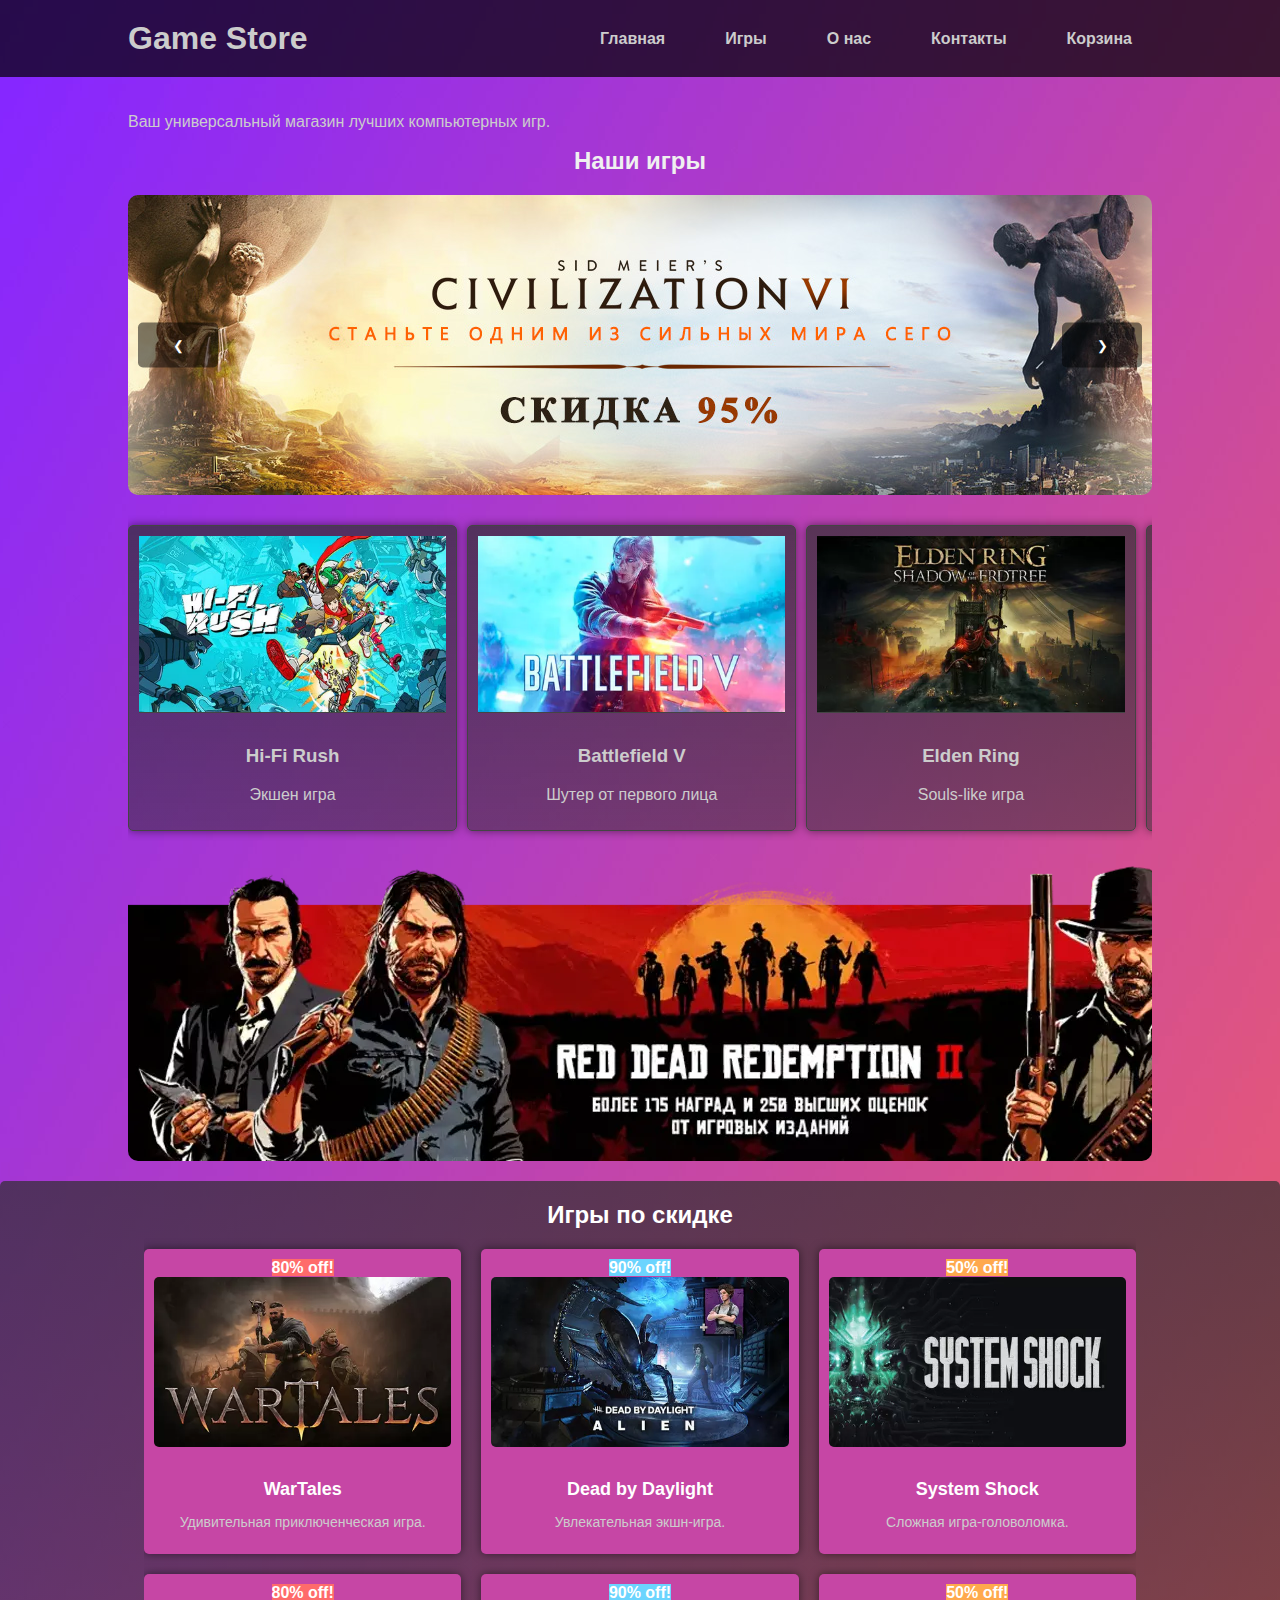
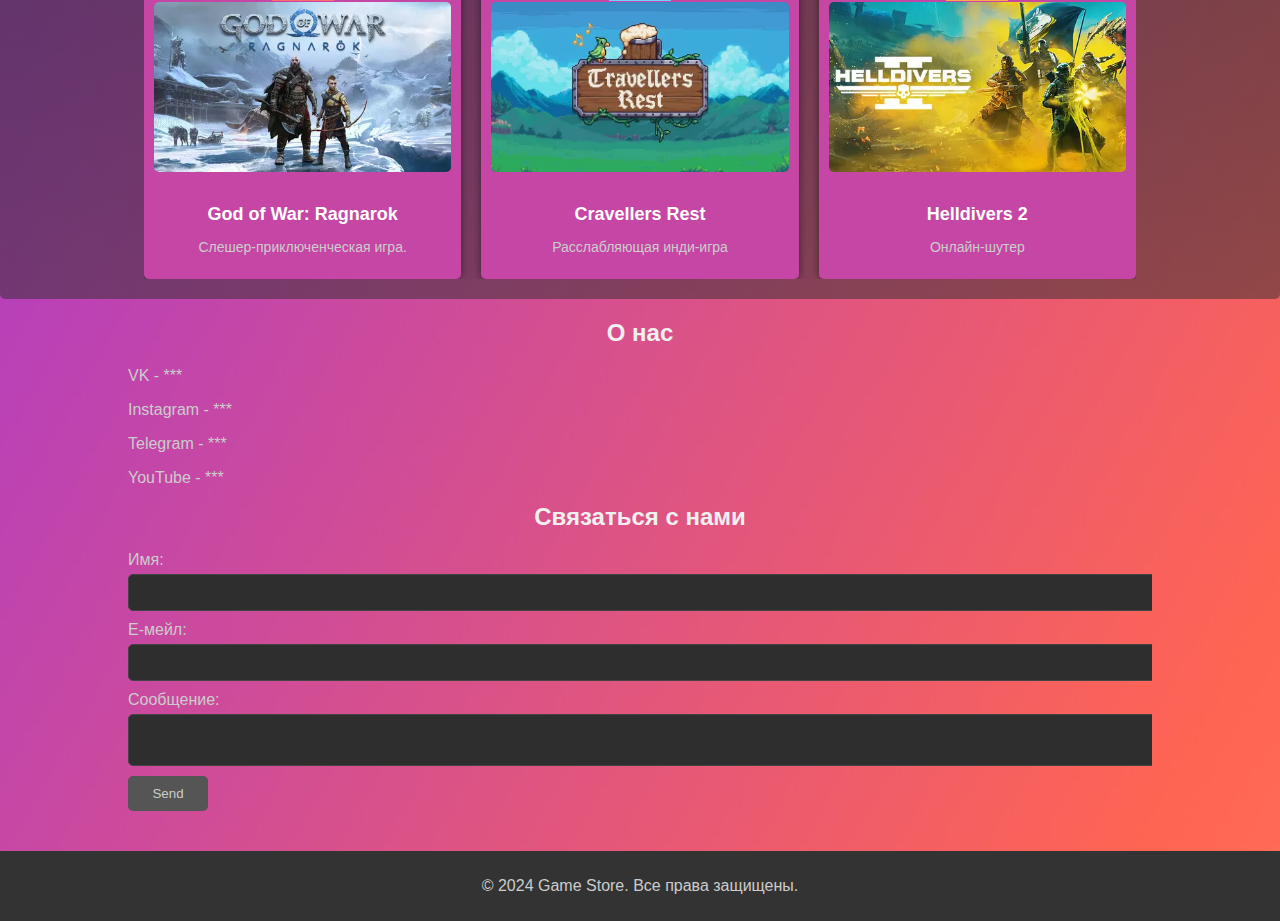
<file: index.html>
<!DOCTYPE html>
<html lang="en">
<head>
    <meta charset="UTF-8">
    <meta name="viewport" content="width=device-width, initial-scale=1.0">
    <title>Game Store</title>
    <link rel="stylesheet" href="styles.css">
</head>
<body>
    <header>
        <div class="container">
            <h1>Game Store</h1>
            <nav>
                <ul>
                    <li><a href="#home">Главная</a></li>
                    <li><a href="#games">Игры</a></li>
                    <li><a href="#about">О нас</a></li>
                    <li><a href="#contact">Контакты</a></li>
                    <li><a href="cart.html">Корзина</a></li> <!-- Добавляем ссылку на корзину -->
                </ul>
            </nav>
        </div>
    </header>

    <main>
        <section id="home">
            <div class="container">
                <p>Ваш универсальный магазин лучших компьютерных игр.</p>
            </div>
        </section>

        <section id="games">
            <div class="container">
                <h2>Наши игры</h2>
                <div class="banner">
                    <button class="prev" onclick="changeSlide(-1)">&#10094;</button>
                    <div class="slides">
                        <div class="slide"><a href="civi_page.html"><img src="images/civi.jpg" alt="Banner 1"></a></div>
                        <div class="slide"><a href="#game-list"><img src="images/deadspace.jpg" alt="Banner 2"></a></div>
                        <div class="slide"><a href="#game-list"><img src="images/mafia.jpg" alt="Banner 3"></a></div>
                    </div>
                    <button class="next" onclick="changeSlide(1)">&#10095;</button>
                </div>
                <div class="game-list" id="game-list">
                    <div class="game-item">
                        <img src="images/gam2.webp" alt="Game 1">
                        <h3>Hi-Fi Rush</h3>
                        <p>Экшен игра </p>
                    </div>
                    <div class="game-item">
                        <img src="images/game3.webp" alt="Game 2">
                        <h3>Battlefield V</h3>
                        <p>Шутер от первого лица</p>
                    </div>
                    <div class="game-item">
                        <img src="images/game4.webp" alt="Game 3">
                        <h3>Elden Ring</h3>
                        <p>Souls-like игра</p>
                    </div>
                    <div class="game-item">
                        <img src="images/game7.webp" alt="Game 4">
                        <h3>Sid Meier’s Civilization VI</h3>
                        <p>ПОшаговая стратегия</p>
                    </div>
                    <div class="game-item">
                        <img src="images/game8.webp" alt="Game 5">
                        <h3>Monster-Hunter Stories</h3>
                        <p>Приключенческая игра</p>
                    </div>
                    <div class="game-item">
                        <img src="images/game9.webp" alt="Game 6">
                        <h3>Borderlands 2</h3>
                        <p>Экшн Шутер</p>
                    </div>
                    <!-- Add more game items as needed -->
                </div>
            </div>
        </section>

        <!-- Баннер Red Dead Redemption 2 (RDR2) -->
        <section id="rdr2-banner">
            <div class="container">
                <div class="banner">
                    <a href="gamepurc.html"><img src="images/rdr2.webp" alt="RDR2 Banner" class="parallax"></a>
                </div>
            </div>
        </section>

       <!-- Вертикальный список игр с разными скидками -->
       <section id="vertical-game-list">
        <div class="container">
            <h2>Игры по скидке</h2>
            <div class="vertical-game-items">
                <div class="vertical-game-item discount-80">
                    <img src="images/game1.webp" alt="Game 1">
                    <h3>WarTales</h3>
                    <p>Удивительная приключенческая игра.</p>
                </div>
                <div class="vertical-game-item discount-90">
                    <img src="images/game5.webp" alt="Game 5">
                    <h3>Dead by Daylight</h3>
                    <p>Увлекательная экшн-игра.</p>
                </div>
                <div class="vertical-game-item discount-50">
                    <img src="images/game6.webp" alt="Game 6">
                    <h3>System Shock</h3>
                    <p>Сложная игра-головоломка.</p>
                </div>
                <div class="vertical-game-item discount-80">
                    <img src="images/game12.webp" alt="Game 12">
                    <h3>God of War: Ragnarok</h3>
                    <p>Слешер-приключенческая игра.</p>
                </div>
                <div class="vertical-game-item discount-90">
                    <img src="images/game10.webp" alt="Game 5">
                    <h3>Cravellers Rest</h3>
                    <p>Расслабляющая инди-игра</p>
                </div>
                <div class="vertical-game-item discount-50">
                    <img src="images/game11.webp" alt="Game 6">
                    <h3>Helldivers 2</h3>
                    <p>Онлайн-шутер</p>
                </div>
                <!-- Add more game items as needed -->
            </div>
        </div>
    </section>

        <section id="about">
            <div class="container">
                <h2>О нас</h2>
                <p>VK - ***</p>
                <p>Instagram - ***</p>
                <p>Telegram - ***</p>
                <p>YouTube - ***</p>
            </div>
        </section>

        <section id="contact">
            <div class="container">
                <h2>Связаться с нами</h2>
                <form>
                    <label for="name">Имя:</label>
                    <input type="text" id="name" name="name" required>

                    <label for="email">Е-мейл:</label>
                    <input type="email" id="email" name="email" required>

                    <label for="message">Сообщение:</label>
                    <textarea id="message" name="message" required></textarea>

                    <button type="submit">Send</button>
                </form>
            </div>
        </section>
    </main>

    <footer>
        <div class="container">
            <p>&copy; 2024 Game Store. Все права защищены.</p>
        </div>
    </footer>

    <script src="scripts.js"></script>
</body>
</html>
</file>
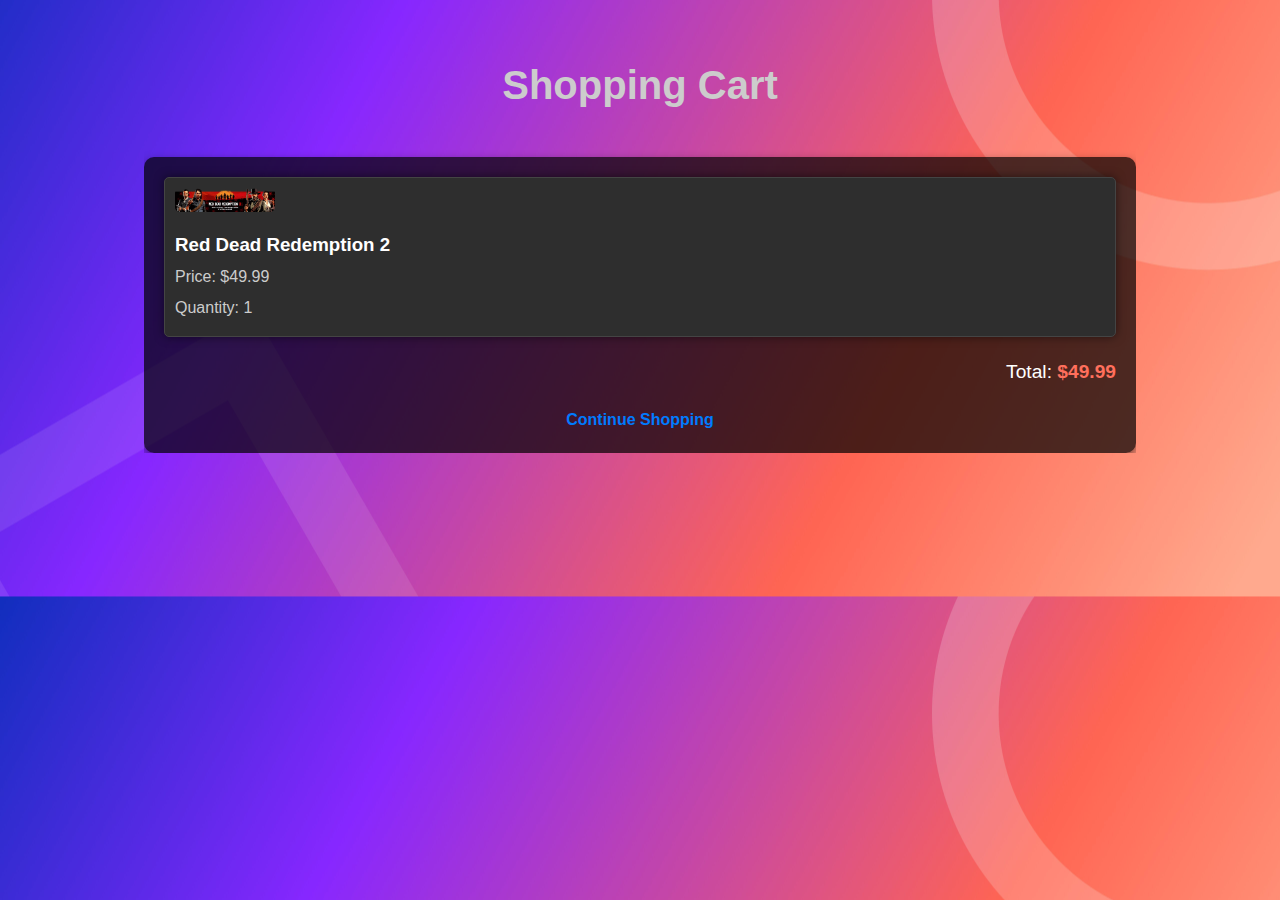
<file: cart.html>
<!DOCTYPE html>
<html lang="en">
<head>
    <meta charset="UTF-8">
    <meta name="viewport" content="width=device-width, initial-scale=1.0">
    <title>Shopping Cart</title>
    <link rel="stylesheet" href="stylee.css"> <!-- Подключение основного CSS -->
    <style>
        /* Дополнительные стили для страницы корзины (можно добавить в основной CSS файл) */
        body {
            font-family: 'Roboto', Arial, sans-serif;
            background-color: #1e1e1e;
            color: #ccc;
            padding: 20px;
        }

        .container {
            width: 80%;
            margin: auto;
            overflow: hidden;
        }

        .cart-items {
            margin-top: 20px;
            background: rgba(0, 0, 0, 0.7);
            padding: 20px;
            border-radius: 10px;
            box-shadow: 0 4px 10px rgba(0, 0, 0, 0.5);
        }

        .cart-item {
            margin-bottom: 20px;
            padding: 10px;
            background-color: #2e2e2e;
            border: 1px solid #444;
            border-radius: 5px;
            box-shadow: 0 0 10px rgba(0, 0, 0, 0.5);
        }

        .cart-item img {
            width: 100px;
            height: auto;
            border-radius: 5px;
            margin-bottom: 10px;
        }

        .cart-item h3 {
            margin: 0;
            color: #fff;
        }

        .cart-item p {
            margin: 5px 0;
        }

        .cart-total {
            margin-top: 20px;
            text-align: right;
            font-size: 1.2em;
            color: #fff;
        }

        .cart-total span {
            font-weight: bold;
            color: #FF6F5C;
        }

        .continue-shopping {
            margin-top: 20px;
            text-align: center;
        }

        .continue-shopping a {
            color: #007bff;
            text-decoration: none;
            font-weight: bold;
        }

        .continue-shopping a:hover {
            text-decoration: underline;
        }
    </style>
</head>
<body>
    <div class="container">
        <h2>Shopping Cart</h2>
        
        <div class="cart-items">
            <div class="cart-item">
                <img src="images/rdr2.webp" alt="Red Dead Redemption 2">
                <h3>Red Dead Redemption 2</h3>
                <p>Price: $49.99</p>
                <p>Quantity: 1</p>
            </div>
            
            <!-- Здесь могут быть другие элементы корзины, в зависимости от реализации -->
            
            <div class="cart-total">
                Total: <span>$49.99</span>
            </div>
            
            <div class="continue-shopping">
                <a href="index.html">Continue Shopping</a>
            </div>
        </div>
    </div>
</body>
</html>
</file>
<file: styles.css>
body {
    font-family: Arial, sans-serif;
    margin: 0;
    padding: 0;
    background-color: #1e1e1e;
    color: #ccc;
    background-image: url('images/gradient.jpg'); /* Путь к изображению заднего плана */
    background-size: cover; /* Растягиваем изображение на весь экран */
    background-position: center; /* Центрируем изображение */
}

.container {
    width: 80%;
    margin: auto;
    overflow: hidden;
}

header {
    background: rgba(0, 0, 0, 0.7); /* Прозрачный черный фон для хорошей видимости текста */
    color: #ccc;
    padding: 20px 0;
}

header .container {
    display: flex;
    justify-content: space-between;
    align-items: center;
}

header h1 {
    margin: 0;
}

header nav ul {
    list-style: none;
    margin: 0;
    padding: 0;
    display: flex;
}

header nav ul li {
    margin-left: 20px;
}

header nav ul li a {
    color: #ccc;
    text-decoration: none;
    font-weight: bold;
    padding: 5px 20px;
    border-radius: 5px;
}

header nav ul li a:hover {
    background: #555;
}

main {
    padding: 20px 0;
}

main h2 {
    text-align: center;
    margin-top: 0;
    color: #f0f0f0;
}

.banner {
    position: relative;
    width: 100%;
    max-width: 1200px; /* Максимальная ширина баннера */
    height: 300px;
    margin: 20px auto; /* Центрирование баннера */
    overflow: hidden;
    border-radius: 10px;
}

.banner .slides {
    display: flex;
    width: 100%;
    height: 100%;
    transition: transform 0.5s ease-in-out;
}

.banner .slide {
    min-width: 100%;
    box-sizing: border-box;
}

.banner .slide img {
    width: 100%;
    height: 100%;
    object-fit: cover;
}

.banner button {
    position: absolute;
    top: 50%;
    transform: translateY(-50%);
    background-color: rgba(0, 0, 0, 0.5);
    color: white;
    border: none;
    padding: 15px;
    cursor: pointer;
    border-radius: 5px;
    z-index: 10;
}

.banner button.prev {
    left: 10px;
}

.banner button.next {
    right: 10px;
}

.game-list {
    display: flex;
    overflow-x: auto;
    padding: 10px 0;
    scroll-snap-type: x mandatory;
    gap: 10px;
}

.game-item {
    background: linear-gradient(to bottom, rgba(46, 46, 46, 0.7), rgba(46, 46, 46, 0.5));
    border: 1px solid #444;
    border-radius: 5px;
    min-width: 30%;
    box-shadow: 0 0 10px rgba(0, 0, 0, 0.5);
    text-align: center;
    scroll-snap-align: start;
    overflow: hidden;
    padding: 10px;
}

.game-item img {
    width: 100%;
    border-bottom: 1px solid #444;
    margin-bottom: 10px;
}

footer {
    background: #333;
    color: #ccc;
    text-align: center;
    padding: 10px 0;
    margin-top: 20px;
}

form {
    display: flex;
    flex-direction: column;
}

form label {
    margin-bottom: 5px;
}

form input, form textarea {
    margin-bottom: 10px;
    padding: 10px;
    border: 1px solid #444;
    border-radius: 5px;
    width: 100%;
    background-color: #2e2e2e;
    color: #ccc;
}

form button {
    background: #555;
    color: #ccc;
    padding: 10px;
    border: none;
    border-radius: 5px;
    cursor: pointer;
}

form button:hover {
    background: #777;
}

/* Scrollbar styles */
.game-list {
    scrollbar-width: thin;
    scrollbar-color: #555 #1e1e1e;
}

.game-list::-webkit-scrollbar {
    height: 8px;
}

.game-list::-webkit-scrollbar-track {
    background: #1e1e1e;
}

.game-list::-webkit-scrollbar-thumb {
    background-color: #555;
    border-radius: 10px;
    border: 3px solid #1e1e1e;
}

button {
    width: 80px;
    padding: 10px;
    border: 1px solid #FF6F5C;
    background: transparent;
    color: white;
    font-style: calibri;
    position: relative;
}

button:after {
    content: "";
    position: absolute;
    top: 0;
    left: 0;
    z-index: -1;
    width: 80px;
    height: 0;
    background: #FF6F5C;
    transition: all ease 500ms;
}

button:hover:after {
    height: 100%;
}

/* Стили для вертикального списка игр */
#vertical-game-list {
    background: linear-gradient(to bottom, rgba(46, 46, 46, 0.7), rgba(46, 46, 46, 0.5));
    padding: 20px;
    border-radius: 5px;
    margin-bottom: 20px;
}

#vertical-game-list h2 {
    color: #fff;
    text-align: center;
    margin-bottom: 20px;
}

/* CSS for 3x3 Grid Layout */
.vertical-game-items {
    display: grid;
    grid-template-columns: repeat(3, 1fr); /* Three columns of equal width */
    gap: 20px; /* Gap between grid items */
}

.vertical-game-item {
    position: relative;
    background-color: #C646A5;
    padding: 10px;
    border-radius: 5px;
    box-shadow: 0 0 10px rgba(0, 0, 0, 0.5);
    overflow: hidden;
    text-align: center;
    transition: transform 0.2s ease-in-out;
}

.vertical-game-item img {
    width: 100%;
    border-radius: 5px;
    margin-bottom: 10px;
}

.vertical-game-item h3 {
    color: #fff;
    font-size: 18px;
    margin-bottom: 5px;
}

.vertical-game-item p {
    color: #ccc;
    font-size: 14px;
}

/* Стили для различных скидок */
.discount-80::before {
    content: "80% off!";
    background-color: #ff6b6b;
    color: #fff;
    font-weight: bold;
}

.discount-90::before {
    content: "90% off!";
    background-color: #6bd4fe;
    color: #fff;
    font-weight: bold;
}

.discount-50::before {
    content: "50% off!";
    background-color: #ffa94d;
    color: #fff;
    font-weight: bold;
}

.discount-70::before {
    content: "70% off!";
    background-color: #ffcc80;
    color: #fff;
    font-weight: bold;
}

.discount-60::before {
    content: "60% off!";
    background-color: #b19cd9;
    color: #fff;
    font-weight: bold;
}

.discount-85::before {
    content: "85% off!";
    background-color: #f368e0;
    color: #fff;
    font-weight: bold;
}

.discount-75::before {
    content: "75% off!";
    background-color: #80d4ff;
    color: #fff;
    font-weight: bold;
}

.discount-55::before {
    content: "55% off!";
    background-color: #f0932b;
    color: #fff;
    font-weight: bold;
}

.discount-65::before {
    content: "65% off!";
    background-color: #6bff9b;
    color: #fff;
    font-weight: bold;
}

.discount-95::before {
    content: "95% off!";
    background-color: #ffadad;
    color: #fff;
    font-weight: bold;
}

/* Анимация для элемента скидки */
.vertical-game-item:hover {
    transform: scale(1.05);
}

/* Адаптивные стили */
@media (max-width: 1200px) {
    .container {
        width: 90%;
    }

    header .container {
        flex-direction: column;
    }

    header nav ul {
        flex-direction: column;
        align-items: center;
    }

    header nav ul li {
        margin-left: 0;
        margin-bottom: 10px;
    }

    .banner {
        width: 100%;
    }

    .game-item, .vertical-game-item {
        min-width: 45%;
    }

    .vertical-game-items {
        grid-template-columns: repeat(2, 1fr);
    }
}

@media (max-width: 768px) {
    .container {
        width: 100%;
        padding: 0 10px;
    }

    .banner {
        height: 250px;
    }

    .banner button {
        padding: 10px;
    }

    .game-item, .vertical-game-item {
        min-width: 100%;
        margin-bottom: 10px;
    }

    .vertical-game-items {
        grid-template-columns: 1fr;
    }
}

@media (max-width: 480px) {
    header {
        padding: 10px 0;
    }

    header h1 {
        font-size: 24px;
    }

    header nav ul {
        flex-direction: column;
    }

    header nav ul li {
        margin-left: 0;
        margin-bottom: 5px;
    }

    .banner {
        height: 200px;
    }

    .game-item, .vertical-game-item {
        margin-bottom: 10px;
    }

    form input, form textarea {
        padding: 5px;
    }

    form button {
        padding: 5px;
    }
}
</file>
<file: stylee.css>
body {
    font-family: 'Roboto', Arial, sans-serif;
    margin: 0;
    padding: 0;
    background-color: #1e1e1e;
    color: #ccc;
    background-image: url('images/gradient.jpg'); /* Путь к изображению заднего плана */
    background-size: cover; /* Растягиваем изображение на весь экран */
    background-position: center; /* Центрируем изображение */
    line-height: 1.6;
}

.container {
    width: 80%;
    margin: auto;
    overflow: hidden;
}

#purchase-game {
    background-image: url('images/background.jpg'); /* Замените на путь к вашему фоновому изображению */
    background-size: cover;
    background-position: center;
    position: relative;
    padding: 40px 0;
    color: #fff; /* Белый цвет текста для лучшей читаемости */
}

#purchase-game::before {
    content: '';
    position: absolute;
    top: 0;
    left: 0;
    width: 100%;
    height: 100%;
    background: rgba(0, 0, 0, 0.6); /* Полупрозрачный черный фон для лучшей читаемости текста */
    z-index: 1;
}

#purchase-game .container {
    position: relative;
    z-index: 2;
}

h2 {
    text-align: center;
    margin-bottom: 40px;
    font-size: 2.5em;
}

.game-details {
    display: flex;
    justify-content: space-between;
    align-items: center;
    padding: 20px;
    background: rgba(0, 0, 0, 0.7); /* Полупрозрачный черный фон для текста */
    border-radius: 10px;
    box-shadow: 0 4px 10px rgba(0, 0, 0, 0.5);
}

.game-info {
    flex: 1;
    margin-right: 20px;
}

.game-image {
    flex: 1;
    text-align: right; /* Выравнивание элементов по правому краю */
}

.game-image img {
    max-width: 100%;
    height: auto;
    border-radius: 5px;
}

.game-info h3 {
    margin-top: 0;
}

.game-info p {
    margin-bottom: 10px;
}

.game-info button {
    background-color: #007bff;
    color: #fff;
    border: none;
    padding: 10px 20px;
    border-radius: 5px;
    cursor: pointer;
    transition: background-color 0.3s;
}

.game-info button:hover {
    background-color: #0056b3;
}

.game-description {
    margin-top: 40px;
    padding: 20px;
    background: rgba(0, 0, 0, 0.7); /* Полупрозрачный черный фон для текста */
    border-radius: 10px;
    box-shadow: 0 4px 10px rgba(0, 0, 0, 0.5);
    color: #fff;
}

.game-description h3 {
    margin-top: 0;
}

.game-description p {
    line-height: 1.6;
}
</file>
